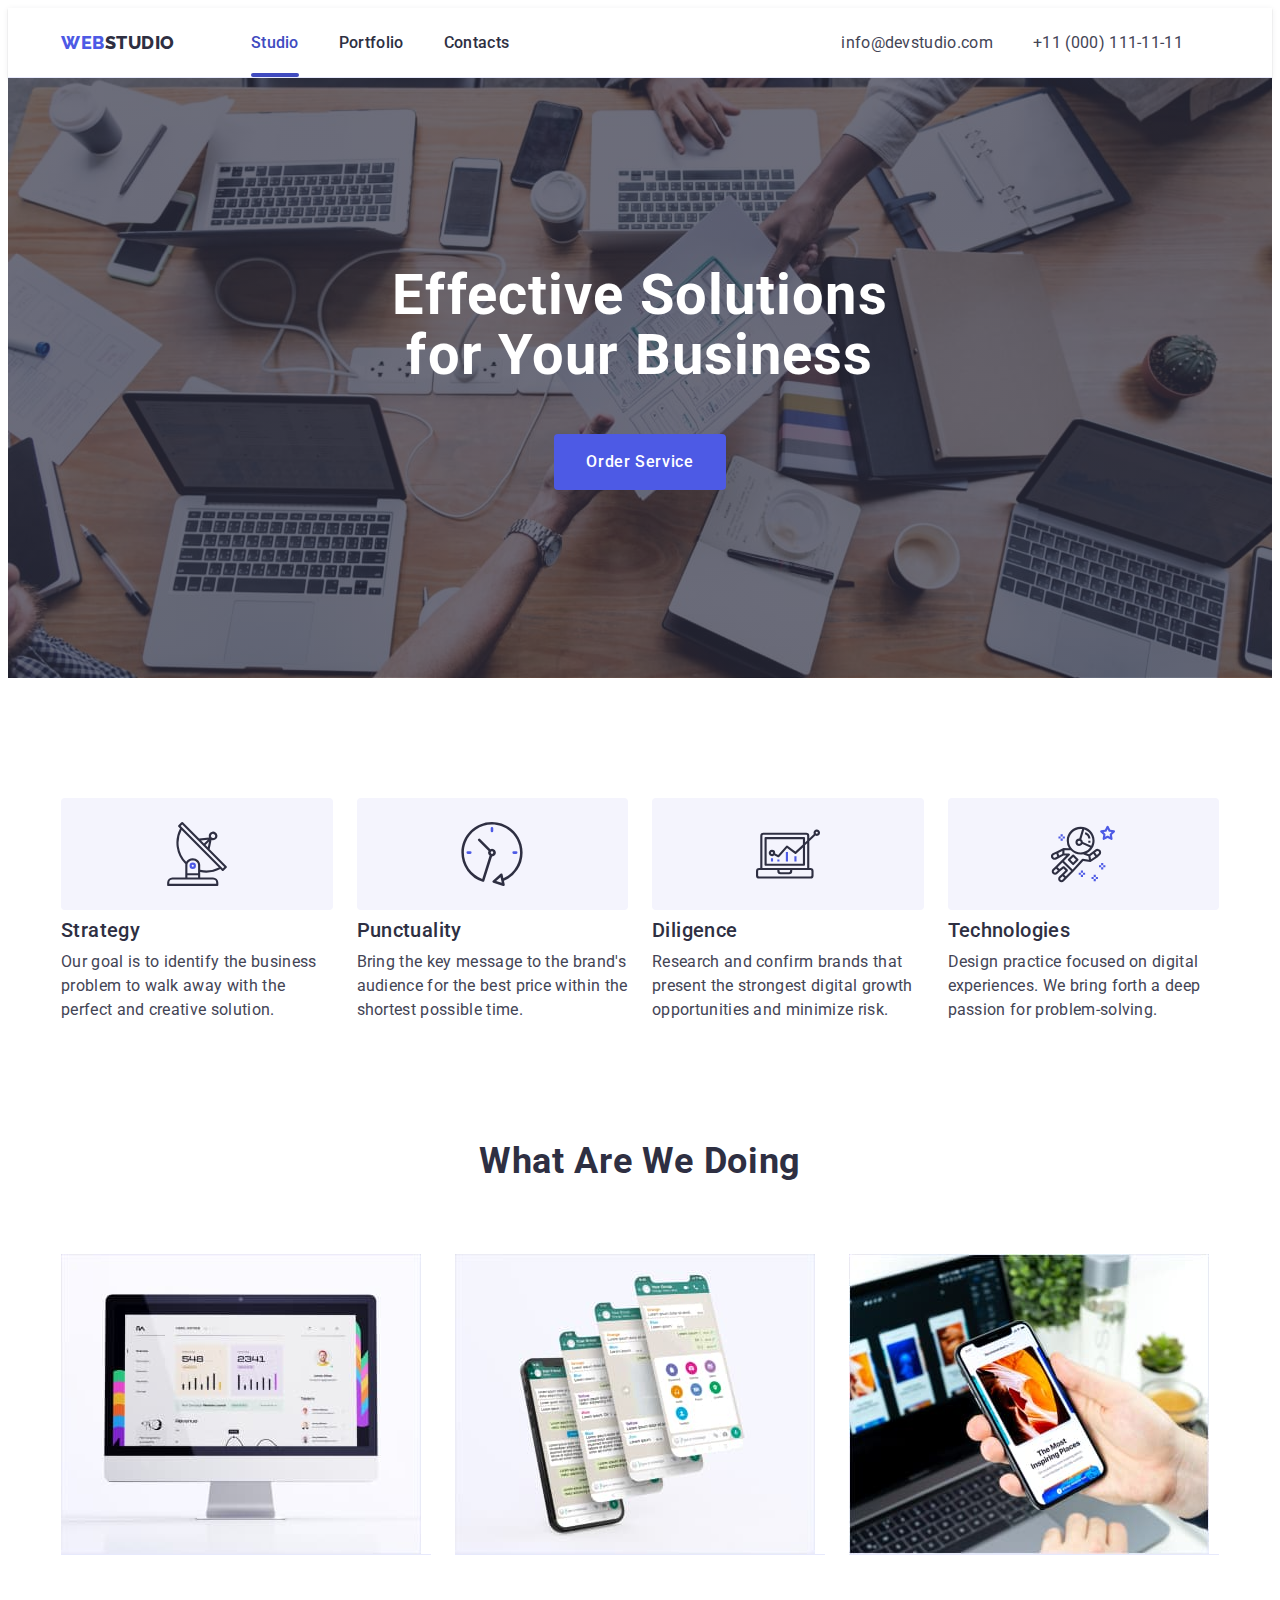
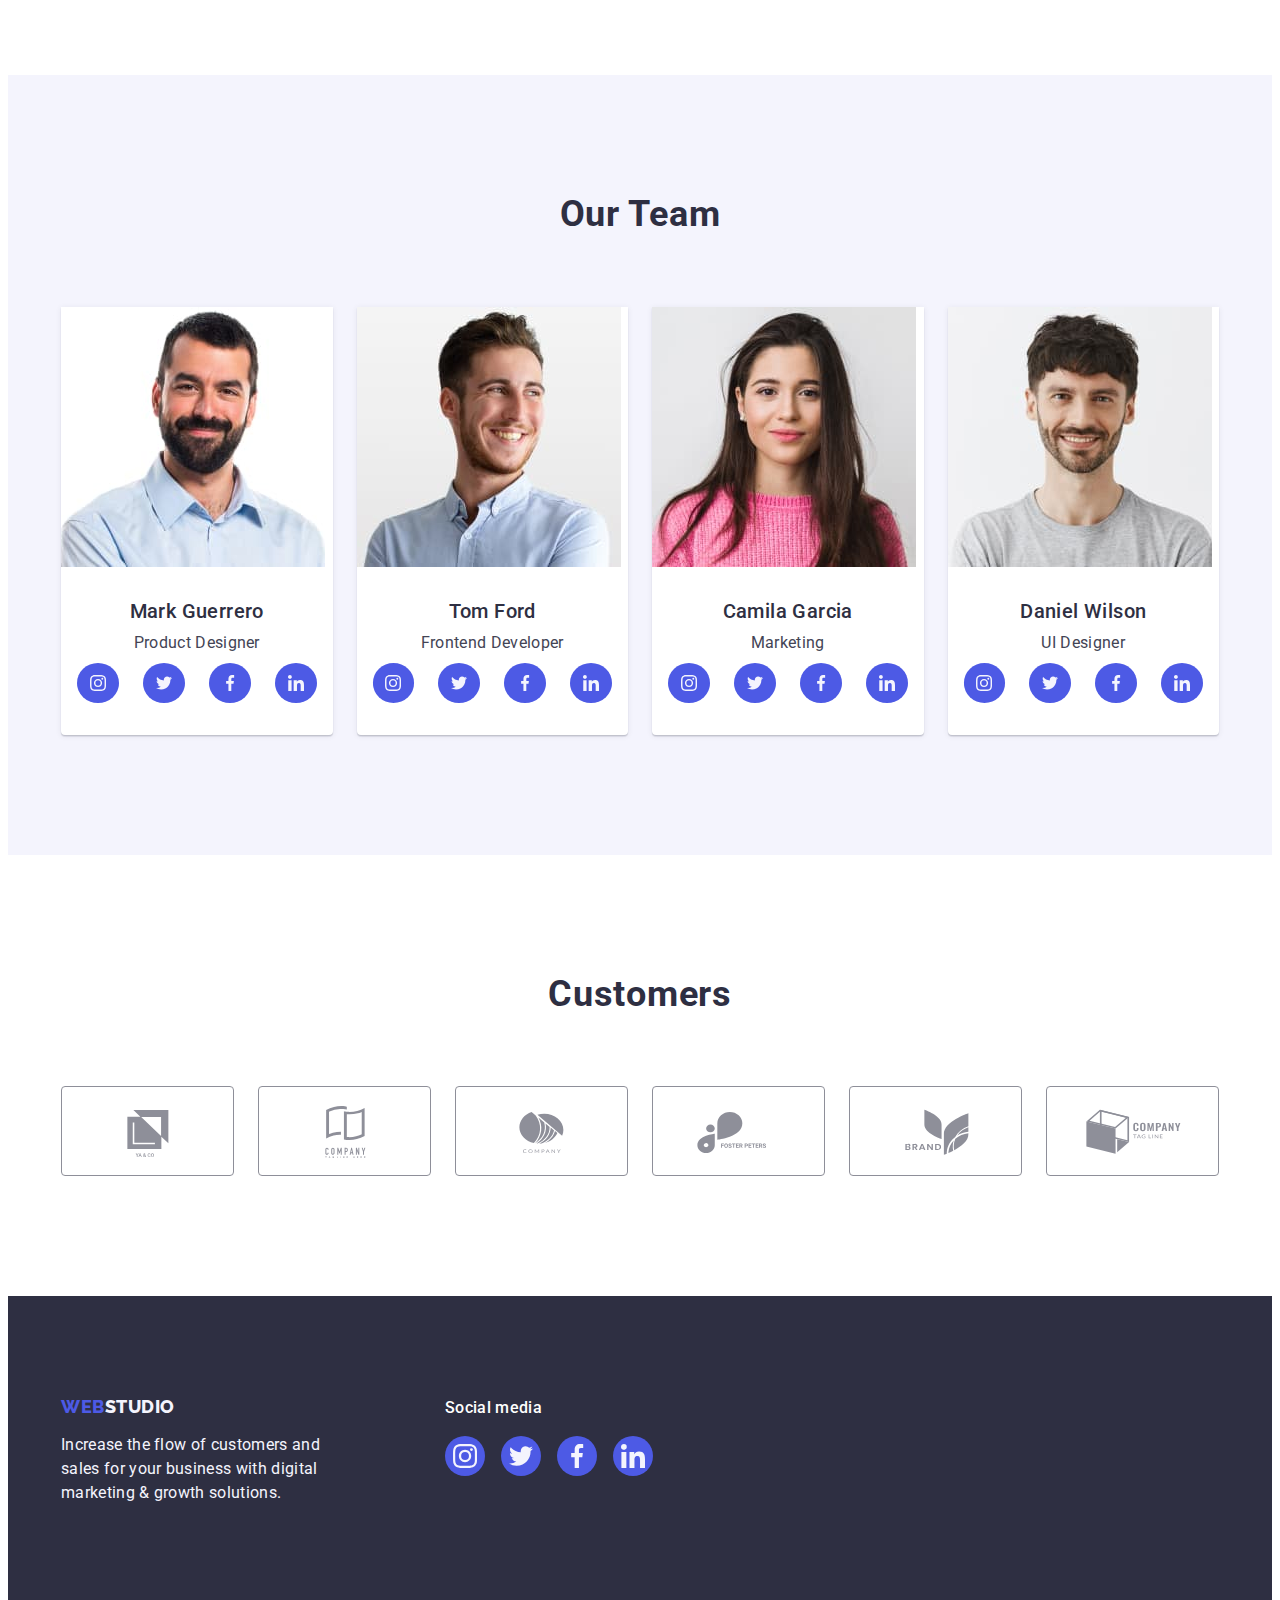
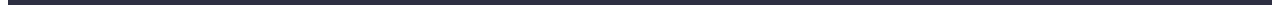
<file: index.html>
<!DOCTYPE html>
<html lang="en">
  <head>
    <meta charset="UTF-8" />
    <meta http-equiv="X-UA-Compatible" content="IE=edge" />
    <meta name="viewport" content="width=device-width, initial-scale=1.0" />
    <title>WebStudio</title>
    <link rel="preconnect" href="https://fonts.googleapis.com" />
    <link rel="preconnect" href="https://fonts.gstatic.com" crossorigin />
    <link
      href="https://fonts.googleapis.com/css2?family=Raleway:wght@800&family=Roboto:wght@400;500;700&display=swap"
      rel="stylesheet" />
    <link
      rel="stylesheet"
      href="https://cdnjs.cloudflare.com/ajax/libs/modern-normalize/1.1.0/modern-normalize.min.css"
      integrity="sha512-wpPYUAdjBVSE4KJnH1VR1HeZfpl1ub8YT/NKx4PuQ5NmX2tKuGu6U/JRp5y+Y8XG2tV+wKQpNHVUX03MfMFn9Q=="
      crossorigin="anonymous"
      referrerpolicy="no-referrer" />
    <link rel="stylesheet" href="./css/styles.css" />
  </head>
  <body>
    <!--Шапка профілю з навігацією та лого-->
    <header class="header">
      <div class="header-container container">
        <nav class="nav">
          <a class="logo link" href="./index.html">Web<span class="upper-logo">Studio</span></a>
          <ul class="site-nav list">
            <li class="item">
              <a class="link current" href="./index.html">Studio</a>
            </li>
            <li class="item">
              <a class="link" href="./portfolio.html">Portfolio</a>
            </li>
            <li class="item">
              <a class="link" href="">Contacts</a>
            </li>
          </ul>
        </nav>
        <address class="address">
          <ul class="list">
            <li>
              <a class="address link" href="mailto:info@devstudio.com">info@devstudio.com</a>
            </li>
            <li>
              <a class="address link" href="tel:+110001111111">+11 (000) 111-11-11</a>
            </li>
          </ul>
        </address>
      </div>
    </header>

    <main>
      <!--Секція герой-->
      <section class="hero-container page-hero">
        <div class="container">
          <h1 class="hero-title">Effective Solutions for Your Business</h1>
          <button class="btn hero" type="button" data-modal-open>Order Service</button>
        </div>
      </section>

      <!--Секція переваг-->
      <section class="features section">
        <div class="container">
          <h2 class="visually-hidden">Our features</h2>
          <ul class="features list card-set">
            <li class="features item card-sed-item">
              <div class="thumb">
                <svg class="icon" width="64" height="64">
                  <use href="./images/icons.svg#icon-antenna"></use>
                </svg>
              </div>
              <h3 class="features subtitle">Strategy</h3>
              <p class="features text">
                Our goal is to identify the business problem to walk away with the perfect and creative solution.
              </p>
            </li>
            <li class="features item card-sed-item">
              <div class="thumb">
                <svg class="icon" width="64" height="64">
                  <use href="./images/icons.svg#icon-clock"></use>
                </svg>
              </div>
              <h3 class="features subtitle">Punctuality</h3>
              <p class="features text">
                Bring the key message to the brand's audience for the best price within the shortest possible time.
              </p>
            </li>
            <li class="features item card-sed-item">
              <div class="thumb">
                <svg class="icon" width="64" height="64">
                  <use href="./images/icons.svg#icon-diagram"></use>
                </svg>
              </div>
              <h3 class="features subtitle">Diligence</h3>
              <p class="features text">
                Research and confirm brands that present the strongest digital growth opportunities and minimize risk.
              </p>
            </li>
            <li class="features item card-sed-item">
              <div class="thumb">
                <svg class="icon" width="64" height="64">
                  <use href="./images/icons.svg#icon-astronaut"></use>
                </svg>
              </div>
              <h3 class="features subtitle">Technologies</h3>
              <p class="features text">
                Design practice focused on digital experiences. We bring forth a deep passion for problem-solving.
              </p>
            </li>
          </ul>
        </div>
      </section>

      <!--Секція послуг-->
      <section class="working section">
        <div class="container">
          <h2 class="section-title">What are we doing</h2>
          <ul class="working list card-set">
            <li class="working item card-sed-item">
              <img
                src="./images/section-working/what-are-we-doing-1.jpg"
                alt="monitor for computer with open web page"
                width="360"
                height="300" />
            </li>
            <li class="working item card-sed-item">
              <img
                src="./images/section-working/what-are-we-doing-2.jpg"
                alt="mobile phone with chat"
                width="360"
                height="300" />
            </li>
            <li class="working item card-sed-item">
              <img
                src="./images/section-working/what-are-we-doing-3.jpg"
                alt="man with laptop and phone with open websites"
                width="360"
                height="300" />
            </li>
          </ul>
        </div>
      </section>

      <!--Секція Наша команда-->
      <section class="team section">
        <div class="container">
          <h2 class="section-title">Our Team</h2>
          <ul class="team list card-set">
            <li class="team item card-sed-item">
              <img src="./images/section-team/team-1.jpg" alt="Mark Guerrero" width="264" height="260" />
              <div class="desc-wrap">
                <h3 class="team subtitle">Mark Guerrero</h3>
                <p class="team text">Product Designer</p>
                <ul class="media-social list card-set">
                  <li class="card-sed-item">
                    <a
                      class="social-link link"
                      aria-label="Instagram"
                      href=""
                      target="_blank"
                      rel="noopener no-referrer">
                      <svg class="social-icon" width="16" height="16">
                        <use href="./images/icons.svg#icon-instagram"></use>
                      </svg>
                    </a>
                  </li>
                  <li class="card-sed-item">
                    <a class="social-link link" aria-label="Twitter" href="" target="_blank" rel="noopener no-referrer">
                      <svg class="social-icon" width="16" height="16">
                        <use href="./images/icons.svg#icon-twitter"></use>
                      </svg>
                    </a>
                  </li>
                  <li class="card-sed-item">
                    <a
                      class="social-link link"
                      aria-label="Facebook"
                      href=""
                      target="_blank"
                      rel="noopener no-referrer">
                      <svg class="social-icon" width="16" height="16">
                        <use href="./images/icons.svg#icon-facebook"></use>
                      </svg>
                    </a>
                  </li>
                  <li class="card-sed-item">
                    <a
                      class="social-link link"
                      aria-label="Linkedin"
                      href=""
                      target="_blank"
                      rel="noopener no-referrer">
                      <svg class="social-icon" width="16" height="16">
                        <use href="./images/icons.svg#icon-linkedin"></use>
                      </svg>
                    </a>
                  </li>
                </ul>
              </div>
            </li>
            <li class="team item card-sed-item">
              <img src="./images/section-team/team-2.jpg" alt="Tom Ford" width="264" height="260" />
              <div class="desc-wrap">
                <h3 class="team subtitle">Tom Ford</h3>
                <p class="team text">Frontend Developer</p>
                <ul class="media-social list card-set">
                  <li class="card-sed-item">
                    <a
                      class="social-link link"
                      aria-label="Instagram"
                      href=""
                      target="_blank"
                      rel="noopener no-referrer">
                      <svg class="social-icon" width="16" height="16">
                        <use href="./images/icons.svg#icon-instagram"></use>
                      </svg>
                    </a>
                  </li>
                  <li class="card-sed-item">
                    <a class="social-link link" aria-label="" href="Twitter" target="_blank">
                      <svg class="social-icon" width="16" height="16">
                        <use href="./images/icons.svg#icon-twitter"></use>
                      </svg>
                    </a>
                  </li>
                  <li class="card-sed-item">
                    <a class="social-link link" aria-label="Facebook" href="" target="_blank">
                      <svg class="social-icon" width="16" height="16">
                        <use href="./images/icons.svg#icon-facebook"></use>
                      </svg>
                    </a>
                  </li>
                  <li class="card-sed-item">
                    <a
                      class="social-link link"
                      aria-label=""
                      href="Linkedin"
                      target="_blank"
                      rel="noopener no-referrer">
                      <svg class="social-icon" width="16" height="16">
                        <use href="./images/icons.svg#icon-linkedin"></use>
                      </svg>
                    </a>
                  </li>
                </ul>
              </div>
            </li>
            <li class="team item card-sed-item">
              <img src="./images/section-team/team-3.jpg" alt="Camila Garcia" width="264" height="260" />
              <div class="desc-wrap">
                <h3 class="team subtitle">Camila Garcia</h3>
                <p class="team text">Marketing</p>
                <ul class="media-social list card-set">
                  <li class="card-sed-item">
                    <a
                      class="social-link link"
                      aria-label="Instagram"
                      href=""
                      target="_blank"
                      rel="noopener no-referrer">
                      <svg class="social-icon" width="16" height="16">
                        <use href="./images/icons.svg#icon-instagram"></use>
                      </svg>
                    </a>
                  </li>
                  <li class="card-sed-item">
                    <a class="social-link link" aria-label="Twitter" href="" target="_blank" rel="noopener no-referrer">
                      <svg class="social-icon" width="16" height="16">
                        <use href="./images/icons.svg#icon-twitter"></use>
                      </svg>
                    </a>
                  </li>
                  <li class="card-sed-item">
                    <a
                      class="social-link link"
                      aria-label="Facebook"
                      href=""
                      target="_blank"
                      rel="noopener no-referrer">
                      <svg class="social-icon" width="16" height="16">
                        <use href="./images/icons.svg#icon-facebook"></use>
                      </svg>
                    </a>
                  </li>
                  <li class="card-sed-item">
                    <a
                      class="social-link link"
                      aria-label="Linkedin"
                      href=""
                      target="_blank"
                      rel="noopener no-referrer">
                      <svg class="social-icon" width="16" height="16">
                        <use href="./images/icons.svg#icon-linkedin"></use>
                      </svg>
                    </a>
                  </li>
                </ul>
              </div>
            </li>
            <li class="team item card-sed-item">
              <img src="./images/section-team/team-4.jpg" alt="Daniel Wilson" width="264" height="260" />
              <div class="desc-wrap">
                <h3 class="team subtitle">Daniel Wilson</h3>
                <p class="team text">UI Designer</p>
                <ul class="media-social list card-set">
                  <li class="card-sed-item">
                    <a
                      class="social-link link"
                      aria-label="Instagram"
                      href=""
                      target="_blank"
                      rel="noopener no-referrer">
                      <svg class="social-icon" width="16" height="16">
                        <use href="./images/icons.svg#icon-instagram"></use>
                      </svg>
                    </a>
                  </li>
                  <li class="card-sed-item">
                    <a class="social-link link" aria-label="Twitter" href="" target="_blank" rel="noopener no-referrer">
                      <svg class="social-icon" width="16" height="16">
                        <use href="./images/icons.svg#icon-twitter"></use>
                      </svg>
                    </a>
                  </li>
                  <li class="card-sed-item">
                    <a
                      class="social-link link"
                      aria-label="Facebook"
                      href=""
                      target="_blank"
                      rel="noopener no-referrer">
                      <svg class="social-icon" width="16" height="16">
                        <use href="./images/icons.svg#icon-facebook"></use>
                      </svg>
                    </a>
                  </li>
                  <li class="card-sed-item">
                    <a
                      class="social-link link"
                      aria-label="Linkedin"
                      href=""
                      target="_blank"
                      rel="noopener no-referrer">
                      <svg class="social-icon" width="16" height="16">
                        <use href="./images/icons.svg#icon-linkedin"></use>
                      </svg>
                    </a>
                  </li>
                </ul>
              </div>
            </li>
          </ul>
        </div>
      </section>

      <!--Секция клієнтів-->
      <section class="clients section">
        <div class="container">
          <h2 class="section-title">Customers</h2>
          <ul class="clients list card-set">
            <li class="card-sed-item">
              <a class="clients link" href="">
                <svg class="clients-icon" width="104" height="56">
                  <use href="./images/icons.svg#icon-client-logo-1"></use>
                </svg>
              </a>
            </li>
            <li class="card-sed-item">
              <a class="clients link" href="">
                <svg class="clients-icon" width="104" height="56">
                  <use href="./images/icons.svg#icon-client-logo-2"></use>
                </svg>
              </a>
            </li>
            <li class="card-sed-item">
              <a class="clients link" href="">
                <svg class="clients-icon" width="104" height="56">
                  <use href="./images/icons.svg#icon-client-logo-3"></use>
                </svg>
              </a>
            </li>
            <li class="card-sed-item">
              <a class="clients link" href="">
                <svg class="clients-icon" width="104" height="56">
                  <use href="./images/icons.svg#icon-client-logo-4"></use>
                </svg>
              </a>
            </li>
            <li class="card-sed-item">
              <a class="clients link" href="">
                <svg class="clients-icon" width="104" height="56">
                  <use href="./images/icons.svg#icon-client-logo-5"></use>
                </svg>
              </a>
            </li>
            <li class="card-sed-item">
              <a class="clients link" href="">
                <svg class="clients-icon" width="104" height="56">
                  <use href="./images/icons.svg#icon-client-logo-6"></use>
                </svg>
              </a>
            </li>
          </ul>
        </div>
      </section>
    </main>

    <!--Підвал-->
    <footer class="page-footer">
      <div class="footer-container container">
        <div class="footer-left-part">
          <a class="logo link" href="./index.html">Web<span class="lower-logo">Studio</span></a>
          <p class="footer text">
            Increase the flow of customers and sales for your business with digital marketing & growth solutions.
          </p>
        </div>

        <div class="footer-right-part">
          <p class="social-text">Social media</p>
          <ul class="media-social list card-set">
            <li class="card-sed-item">
              <a class="social-link link" href="" target="_blank" rel="noopener no-referrer" aria-label="Instagram">
                <svg class="social-icon" width="24" height="24">
                  <use href="./images/icons.svg#icon-instagram"></use>
                </svg>
              </a>
            </li>
            <li class="card-sed-item">
              <a class="social-link link" href="" target="_blank" rel="noopener no-referrer" aria-label="twitter">
                <svg class="social-icon" width="24" height="24">
                  <use href="./images/icons.svg#icon-twitter"></use>
                </svg>
              </a>
            </li>
            <li class="card-sed-item">
              <a class="social-link link" href="" target="_blank" rel="noopener no-referrer" aria-label="facebook">
                <svg class="social-icon" width="24" height="24">
                  <use href="./images/icons.svg#icon-facebook"></use>
                </svg>
              </a>
            </li>
            <li class="card-sed-item">
              <a class="social-link link" href="" target="_blank" rel="noopener no-referrer" aria-label="linkedin">
                <svg class="social-icon" width="24" height="24">
                  <use href="./images/icons.svg#icon-linkedin"></use>
                </svg>
              </a>
            </li>
          </ul>
        </div>
      </div>
    </footer>

    <!--Модальне вікно -->
    <div class="backdrop is-hidden" data-modal>
      <div class="modal">
        <button class="modal-close-btn" type="button" data-modal-close>
          <svg class="modal-close-icon" width="8" height="8">
            <use href="./images/icons.svg#icon-modal-close"></use>
          </svg>
        </button>
        <p class="modal-form-desc">Leave your contacts and we will call you back</p>
        <form class="modal-form">
          <label for="modal-name">Name</label>
          <div>
            <input class="" type="text" name="modal-name" id="modal-name" />
            <svg class="name-icon" width="18" height="18">
              <use href=""></use>
            </svg>
          </div>
          <label for="modal-name">Phone</label>
          <div>
            <input class="" type="tel" name="modal-phone" id="modal-phone" />
            <svg class="phone-icon" width="18" height="18">
              <use href=""></use>
            </svg>
          </div>
          <label for="modal-name">Email</label>
          <div>
            <input class="" type="email" name="modal-email" id="modal-email" />
            <svg class="email-icon" width="18" height="18">
              <use href=""></use>
            </svg>
          </div>
          <label for="modal-comment">Comment</label>
          <textarea name="modal-comment" id="modal-comment" rows="6" placeholder="Text input"></textarea>
          <label class="privacy-check">
            <input type="checkbox" name="privacy-check" />
            <span>I accept the terms and conditions of the <a href="" class="">Privacy Policy</a></span>
          </label>
          <button class="submit btn" type="submit">Send</button>
        </form>
      </div>
    </div>

    <script src="./js/modal.js"></script>
  </body>
</html>
</file>
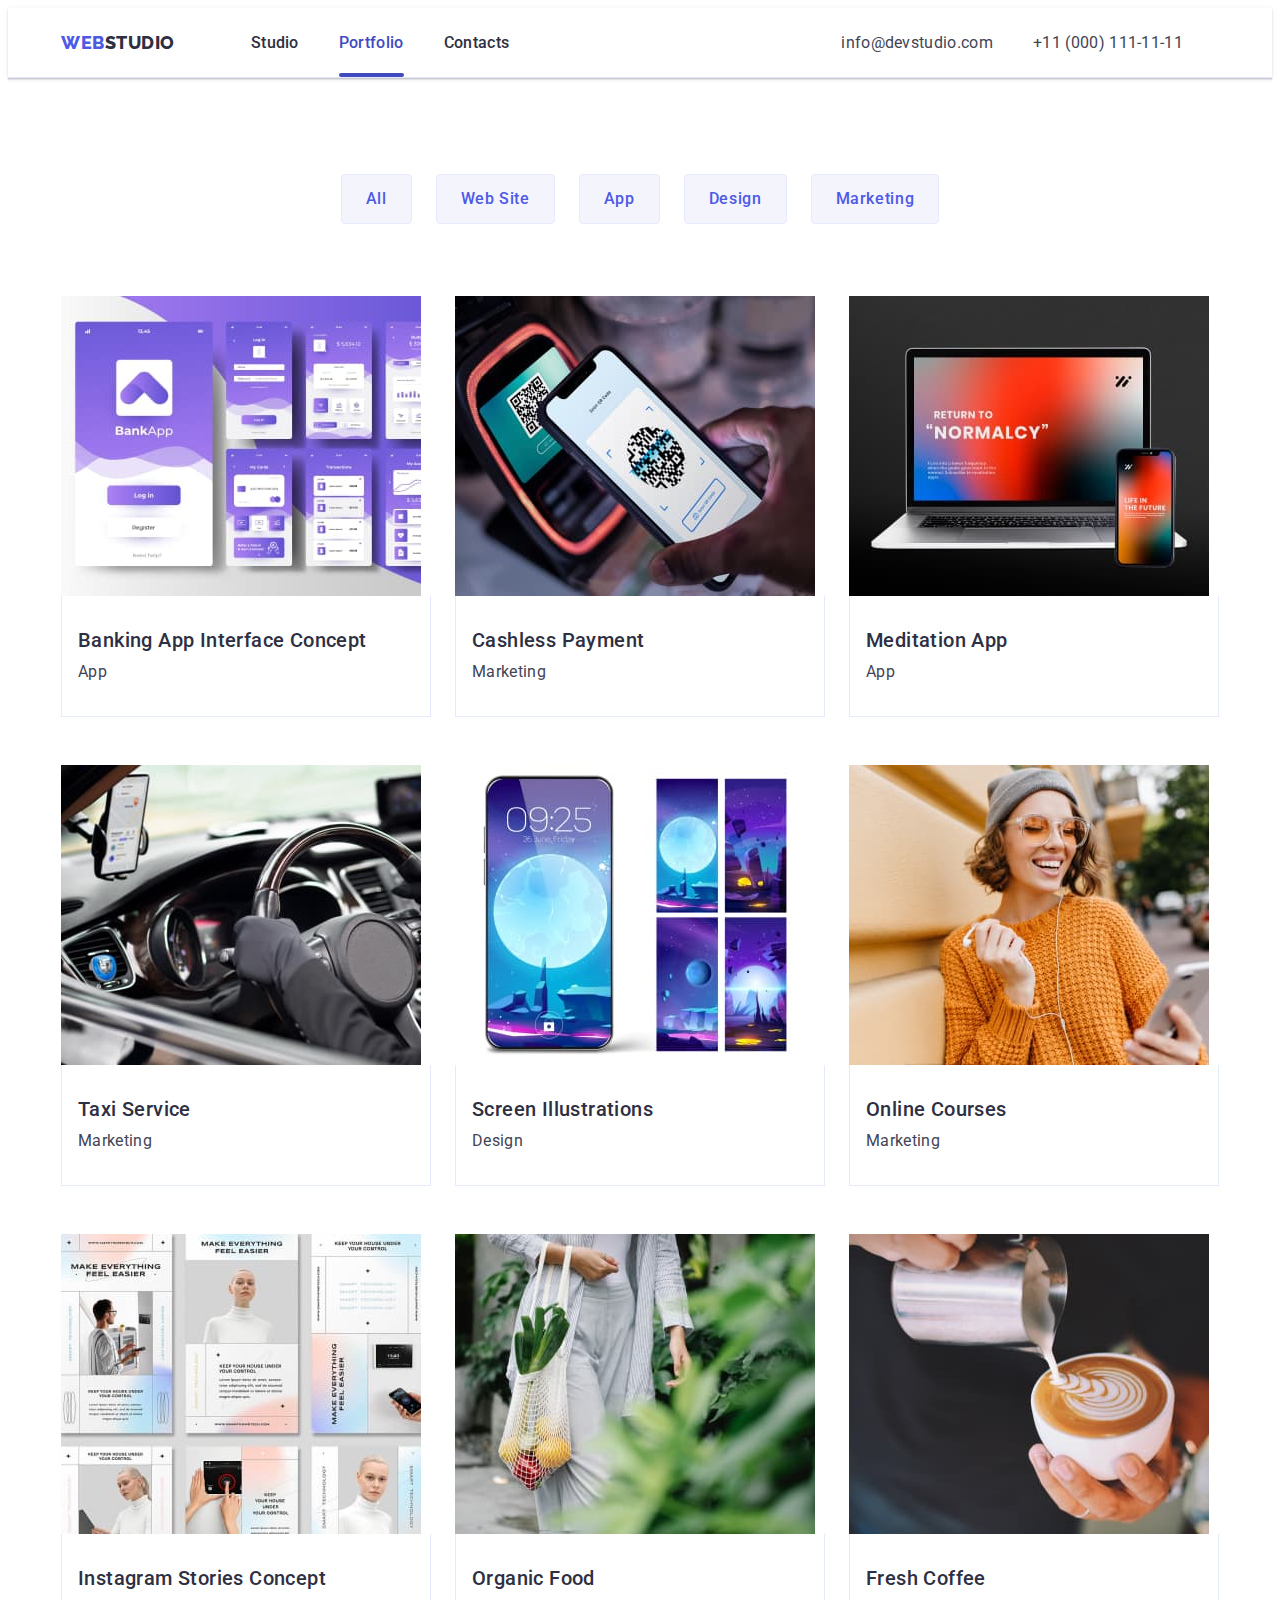
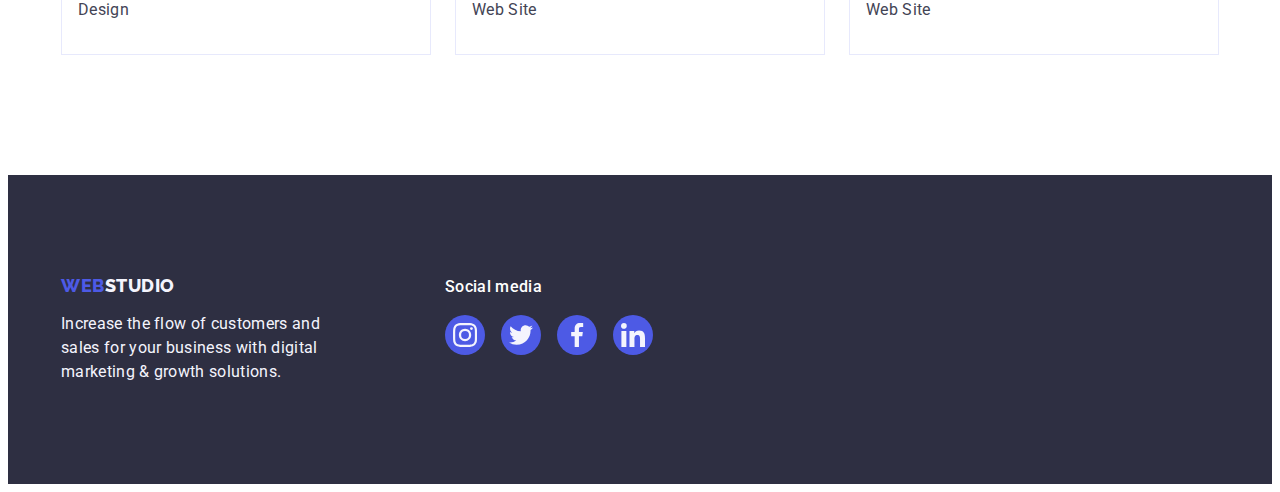
<file: portfolio.html>
<!DOCTYPE html>
<html lang="en">
  <head>
    <meta charset="UTF-8" />
    <meta http-equiv="X-UA-Compatible" content="IE=edge" />
    <meta name="viewport" content="width=device-width, initial-scale=1.0" />
    <title>WebStudio</title>
    <link rel="preconnect" href="https://fonts.googleapis.com" />
    <link rel="preconnect" href="https://fonts.gstatic.com" crossorigin />
    <link
      href="https://fonts.googleapis.com/css2?family=Raleway:wght@800&family=Roboto:wght@400;500;700&display=swap"
      rel="stylesheet" />
    <link
      rel="stylesheet"
      href="https://cdnjs.cloudflare.com/ajax/libs/modern-normalize/1.1.0/modern-normalize.min.css"
      integrity="sha512-wpPYUAdjBVSE4KJnH1VR1HeZfpl1ub8YT/NKx4PuQ5NmX2tKuGu6U/JRp5y+Y8XG2tV+wKQpNHVUX03MfMFn9Q=="
      crossorigin="anonymous"
      referrerpolicy="no-referrer" />
    <link rel="stylesheet" href="./css/styles.css" />
  </head>
  <body>
    <!--Шапка профілю з навігацією та лого-->
    <header class="header">
      <div class="header-container container">
        <nav class="nav">
          <a class="logo link" href="./index.html">Web<span class="upper-logo">Studio</span></a>
          <ul class="site-nav list">
            <li class="item">
              <a class="link" href="./index.html">Studio</a>
            </li>
            <li class="item">
              <a class="link current" href="./portfolio.html">Portfolio</a>
            </li>
            <li class="item">
              <a class="link" href="">Contacts</a>
            </li>
          </ul>
        </nav>
        <address class="address">
          <ul class="list">
            <li>
              <a class="address link" href="mailto:info@devstudio.com">info@devstudio.com</a>
            </li>
            <li>
              <a class="address link" href="tel:+110001111111">+11 (000) 111-11-11</a>
            </li>
          </ul>
        </address>
      </div>
    </header>
    <main>
      <!--Каталог робіт-->
      <section class="page-gallery">
        <div class="container">
          <h1 class="visually-hidden">Work examples</h1>
          <ul class="category list card-set">
            <li class="category-item">
              <button class="btn gallery" type="button">All</button>
            </li>
            <li class="category-item">
              <button class="btn gallery" type="button">Web Site</button>
            </li>
            <li class="category-item">
              <button class="btn gallery" type="button">App</button>
            </li>
            <li class="category-item">
              <button class="btn gallery" type="button">Design</button>
            </li>
            <li class="category-item">
              <button class="btn gallery" type="button">Marketing</button>
            </li>
          </ul>
          <ul class="gallery list card-set">
            <li class="gallery-item card-sed-item">
              <a class="gallery link" href="">
                <div class="gallery-thumb">
                  <img
                    src="./images/portfolio/banking-application-pages.jpg"
                    alt="banking-application-pages"
                    width="360" />
                  <p class="overlay-text">
                    14 Stylish and User-Friendly App Design Concepts · Task Manager App · Calorie Tracker App · Exotic
                    Fruit Ecommerce App · Cloud Storage App
                  </p>
                </div>
                <div class="desc-wrap">
                  <h2 class="gallery subtitle">Banking App Interface Concept</h2>
                  <p class="galerry text">App</p>
                </div>
              </a>
            </li>
            <li class="gallery-item card-sed-item">
              <a class="gallery link" href="">
                <div class="gallery-thumb">
                  <img src="./images/portfolio/phone-and-terminal.jpg" alt="phone-and-terminal" width="360" />
                  <p class="overlay-text">
                    14 Stylish and User-Friendly App Design Concepts · Task Manager App · Calorie Tracker App · Exotic
                    Fruit Ecommerce App · Cloud Storage App
                  </p>
                </div>
                <div class="desc-wrap">
                  <h2 class="gallery subtitle">Cashless Payment</h2>
                  <p class="galerry text">Marketing</p>
                </div>
              </a>
            </li>
            <li class="gallery-item card-sed-item">
              <a class="gallery link" href="">
                <div class="gallery-thumb">
                  <img src="./images/portfolio/phone-and-laptop.jpg" alt="phone-and-laptop" width="360" />
                  <p class="overlay-text">
                    14 Stylish and User-Friendly App Design Concepts · Task Manager App · Calorie Tracker App · Exotic
                    Fruit Ecommerce App · Cloud Storage App
                  </p>
                </div>
                <div class="desc-wrap">
                  <h2 class="gallery subtitle">Meditation App</h2>
                  <p class="galerry text">App</p>
                </div>
              </a>
            </li>
            <li class="gallery-item card-sed-item">
              <a class="gallery link" href="">
                <div class="gallery-thumb">
                  <img src="./images/portfolio/man-driving.jpg" alt="man-driving" width="360" />
                  <p class="overlay-text">
                    14 Stylish and User-Friendly App Design Concepts · Task Manager App · Calorie Tracker App · Exotic
                    Fruit Ecommerce App · Cloud Storage App
                  </p>
                </div>
                <div class="desc-wrap">
                  <h2 class="gallery subtitle">Taxi Service</h2>
                  <p class="galerry text">Marketing</p>
                </div>
              </a>
            </li>
            <li class="gallery-item card-sed-item">
              <a class="gallery link" href="">
                <div class="gallery-thumb">
                  <img
                    src="./images/portfolio/phone-and-screen-wallpaper-options.jpg"
                    alt="phone-and-screen-wallpaper-options"
                    width="360" />
                  <p class="overlay-text">
                    14 Stylish and User-Friendly App Design Concepts · Task Manager App · Calorie Tracker App · Exotic
                    Fruit Ecommerce App · Cloud Storage App
                  </p>
                </div>
                <div class="desc-wrap">
                  <h2 class="gallery subtitle">Screen Illustrations</h2>
                  <p class="galerry text">Design</p>
                </div>
              </a>
            </li>
            <li class="gallery-item card-sed-item">
              <a class="gallery link" href="">
                <div class="gallery-thumb">
                  <img
                    src="./images/portfolio/girl-in-headphones-with-phone.jpg"
                    alt="girl-in-headphones-with-phone"
                    width="360" />
                  <p class="overlay-text">
                    14 Stylish and User-Friendly App Design Concepts · Task Manager App · Calorie Tracker App · Exotic
                    Fruit Ecommerce App · Cloud Storage App
                  </p>
                </div>
                <div class="desc-wrap">
                  <h2 class="gallery subtitle">Online Courses</h2>
                  <p class="galerry text">Marketing</p>
                </div>
              </a>
            </li>
            <li class="gallery-item card-sed-item">
              <a class="gallery link" href="">
                <div class="gallery-thumb">
                  <img
                    src="./images/portfolio/instagram-layout-options.jpg"
                    alt="instagram-layout-options"
                    width="360" />
                  <p class="overlay-text">
                    14 Stylish and User-Friendly App Design Concepts · Task Manager App · Calorie Tracker App · Exotic
                    Fruit Ecommerce App · Cloud Storage App
                  </p>
                </div>
                <div class="desc-wrap">
                  <h2 class="gallery subtitle">Instagram Stories Concept</h2>
                  <p class="galerry text">Design</p>
                </div>
              </a>
            </li>
            <li class="gallery-item card-sed-item">
              <a class="gallery link" href="">
                <div class="gallery-thumb">
                  <img
                    src="./images/portfolio/girl-with-a-bag-of-vegetables.jpg"
                    alt="girl-with-a-bag-of-vegetables"
                    width="360" />
                  <p class="overlay-text">
                    14 Stylish and User-Friendly App Design Concepts · Task Manager App · Calorie Tracker App · Exotic
                    Fruit Ecommerce App · Cloud Storage App
                  </p>
                </div>
                <div class="desc-wrap">
                  <h2 class="gallery subtitle">Organic Food</h2>
                  <p class="galerry text">Web Site</p>
                </div>
              </a>
            </li>
            <li class="gallery-item card-sed-item">
              <a class="gallery link" href="">
                <div class="gallery-thumb">
                  <img
                    src="./images/portfolio/barista-pouring-milk-into-a-glass-of-coffee.jpg"
                    alt="barista-pouring-milk-into-a-glass-of-coffee"
                    width="360" />
                  <p class="overlay-text">
                    14 Stylish and User-Friendly App Design Concepts · Task Manager App · Calorie Tracker App · Exotic
                    Fruit Ecommerce App · Cloud Storage App
                  </p>
                </div>
                <div class="desc-wrap">
                  <h2 class="gallery subtitle">Fresh Coffee</h2>
                  <p class="galerry text">Web Site</p>
                </div>
              </a>
            </li>
          </ul>
        </div>
      </section>
    </main>

    <!--Підвал-->
    <footer class="page-footer">
      <div class="footer-container container">
        <div class="footer-left-part">
          <a class="logo link" href="./index.html">Web<span class="lower-logo">Studio</span></a>
          <p class="footer text">
            Increase the flow of customers and sales for your business with digital marketing & growth solutions.
          </p>
        </div>

        <div class="footer-right-part">
          <p class="social-text">Social media</p>
          <ul class="media-social list card-set">
            <li class="card-sed-item">
              <a class="social-link link" href="" target="_blank" rel="noopener no-referrer" aria-label="Instagram">
                <svg class="social-icon" width="24" height="24">
                  <use href="./images/icons.svg#icon-instagram"></use>
                </svg>
              </a>
            </li>
            <li class="card-sed-item">
              <a class="social-link link" href="" target="_blank" rel="noopener no-referrer" aria-label="twitter">
                <svg class="social-icon" width="24" height="24">
                  <use href="./images/icons.svg#icon-twitter"></use>
                </svg>
              </a>
            </li>
            <li class="card-sed-item">
              <a class="social-link link" href="" target="_blank" rel="noopener no-referrer" aria-label="facebook">
                <svg class="social-icon" width="24" height="24">
                  <use href="./images/icons.svg#icon-facebook"></use>
                </svg>
              </a>
            </li>
            <li class="card-sed-item">
              <a class="social-link link" href="" target="_blank" rel="noopener no-referrer" aria-label="linkedin">
                <svg class="social-icon" width="24" height="24">
                  <use href="./images/icons.svg#icon-linkedin"></use>
                </svg>
              </a>
            </li>
          </ul>
        </div>
      </div>
    </footer>
  </body>
</html>
</file>
<file: css/styles.css>
:root {
  --color-navy: #2e2f42;
  --color-slate: #434455;
  --color-text-light: #f4f4fd;
  --color-text-white: #ffffff;
  --acent-color: #4d5ae5;
  --acent-color-active: #404bbf;
  --acent-color-green: #31d0aa;

  --background-color-white: #ffffff;
  --background-color-dark: #2e2f42;
  --background-color-gris: #f4f4fd;
  --background-color-light: #8e8f99;
  --color-cornflower: #e7e9fc;
  --background-gradient: rgba(46, 47, 66, 0.7);
  --background-modal: rgba(46, 47, 66, 0.4);
  --color-dairy-modal: #fcfcfc;

  --indent: 24px;
  --items: 3;

  --timing-function: cubic-bezier(0.4, 0, 0.2, 1);
}

/**
  |========================================================
  |            Глобальні стилі  нормалізація та reset
  |========================================================
*/

body {
  font-size: 16px;
  font-family: "Roboto", sans-serif;
  line-height: 1.5;
  letter-spacing: 0.02em;
  color: var(--color-slate);

  background-color: var(--background-color-white);
}

h1,
h2,
h3,
h4,
h5,
h6,
p {
  margin: 0;
}

img {
  display: block;
  max-width: 100%;
  height: auto;
}

.link {
  text-decoration: none;
}

.list {
  list-style: none;
  padding: 0;
  margin: 0;
}

.section {
  padding-top: 120px;
  padding-bottom: 120px;
}
/**
  |===========================================
  |                 Контейнер
  |===========================================
*/

.container {
  max-width: 1158px;
  padding: 0 15px;
  margin: 0 auto;

  /*outline: 2px solid red;*/
}

/**
  |==========================================
  |                Скриті заголовки
  |==========================================
*/
.visually-hidden {
  position: absolute;
  width: 1px;
  height: 1px;
  margin: -1px;
  border: 0;
  padding: 0;

  white-space: nowrap;
  clip-path: inset(100%);
  clip: rect(0 0 0 0);
  overflow: hidden;
}

/**
  |==================================================
  |                    Хедер на навігація
  |==================================================
*/

.header {
  border-bottom: 1px solid var(--color-cornflower);
  box-shadow: 0px 2px 1px rgba(46, 47, 66, 0.08), 0px 1px 1px rgba(46, 47, 66, 0.16), 0px 1px 6px rgba(46, 47, 66, 0.08);
}

.header-container {
  display: flex;
  align-items: center;
}

.header .logo {
  display: inline-block;
  padding-top: 24px;
  padding-bottom: 24px;
  margin-right: 76px;
}

.nav {
  display: flex;
  align-items: center;
  margin-right: 332px;
}

.site-nav.list {
  display: flex;
  gap: 40px;
  align-items: center;
}

.site-nav .link {
  padding-top: 24px;
  padding-bottom: 24px;

  font-weight: 500;

  transition: color 250ms var(--timing-function);
  color: var(--color-navy);
}

.site-nav .link:hover,
.site-nav .link:focus,
.site-nav .link:active {
  color: var(--acent-color-active);
}

.link.current {
  position: relative;
  color: var(--acent-color-active);
}

.site-nav .link.current::after {
  content: "";
  position: absolute;
  bottom: -1px;
  left: 0;

  width: 100%;
  height: 4px;

  border-radius: 2px;
  background-color: var(--acent-color-active);
}

.address {
  font-weight: inherit;
  font-style: normal;
  color: inherit;
}

.address .list {
  display: flex;
  gap: 40px;
  align-items: center;
}

.address.link {
  display: block;
  /*padding-top: 24px;
  padding-bottom: 24px;*/

  transition: color 250ms var(--timing-function);
}
.address .link:hover,
.address .link:focus,
.address .link:active {
  color: var(--acent-color-active);
}

/**
  |======================================
  |                   Логотип
  |======================================
*/

.logo {
  font-family: "Raleway", sans-serif;
  font-weight: 800;
  font-size: 18px;
  line-height: 1.17;
  letter-spacing: 0.03em;
  text-transform: uppercase;

  color: var(--acent-color);
}

.logo .upper-logo {
  color: var(--color-navy);
}

/**
  |===================================
  |                 Заголовки 
  |===================================
*/
.section-title {
  margin-bottom: 72px;

  font-size: 36px;
  line-height: 1.11;
  letter-spacing: 0.02em;
  text-align: center;
  text-transform: capitalize;

  color: var(--color-navy);
}

.subtitle {
  margin-bottom: 8px;

  font-weight: 500;
  font-size: 20px;
  line-height: 1.2;
  letter-spacing: 0.02em;

  color: var(--color-navy);
}

/**
  |==================================
  |                Кнопка
  |==================================
*/

.btn {
  font-size: inherit;
  line-height: inherit;
  font-family: inherit;
  font-weight: 500;
  letter-spacing: 0.04em;
  text-align: center;

  transition: background-color 250ms var(--timing-function);

  color: var(--color-text-white);
  background-color: var(--acent-color);
  cursor: pointer;
}

.btn:hover,
.btn:focus {
  background-color: var(--acent-color-active);
}

/**
  |====================================
  |                   Сітки
  |====================================
*/

.card-set {
  display: flex;
  flex-wrap: wrap;
  gap: var(--indent);
}

.card-sed-item {
  flex-basis: calc((100% - var(--indent) * (var(--items) - 1)) / var(--items));
}

/**
  |=================================
  |                  Герой
  |=================================
*/
.page-hero {
  padding: 188px 0px;
  max-width: 1440px;

  background-image: linear-gradient(var(--background-gradient), var(--background-gradient)),
    url(../images/section-hero/hero-people-office.jpg);
  background-repeat: no-repeat;
  background-position: center;
  background-size: cover;

  background-color: var(--background-color-dark);
}

.hero-container {
  display: block;
  margin-left: auto;
  margin-right: auto;
}

.hero-title {
  max-width: 496px;
  margin: 0px auto 48px;

  font-size: 56px;
  line-height: 1.07;
  letter-spacing: 0.02em;
  text-align: center;

  color: var(--color-text-white);
}

.btn.hero {
  display: block;
  min-width: 169px;
  padding: 16px 32px;
  margin: 0 auto;

  border: 0;
  border-radius: 4px;
}

/**
  |===================================
  |             Секція переваг
  |===================================
*/

.features.list {
  --items: 4;
}

.thumb {
  display: flex;
  justify-content: center;
  align-items: center;

  height: 112px;
  margin-bottom: 8px;

  border-radius: 4px;
  background: var(--background-color-gris);
}

/**
  |=================================
  |                Секція послуг
  |=================================
*/

.working.section {
  padding-top: 0px;
}

.working.item {
  border-bottom: 1px solid var(--color-cornflower);
}

/**
  |=================================
  |                Секція команди
  |=================================
*/

.team.section {
  background-color: var(--background-color-gris);
}

.team.list {
  --items: 4;
}

.team.item {
  box-shadow: 0px 1px 6px rgba(46, 47, 66, 0.08), 0px 1px 1px rgba(46, 47, 66, 0.16), 0px 2px 1px rgba(46, 47, 66, 0.08);
  border-radius: 0px 0px 4px 4px;
  background-color: var(--background-color-white);
}

.team.text {
  margin-bottom: 8px;
}

.desc-wrap {
  padding: 32px 0;
  text-align: center;
}

.media-social {
  --items: 4;
  justify-content: center;

  height: 40px;
  padding-right: 16px;
  padding-left: 16px;
}

.social-link {
  display: flex;
  justify-content: center;
  align-items: center;

  width: 100%;
  height: 100%;

  transition: background-color 250ms var(--timing-function);

  color: var(--background-color-gris);
  background-color: var(--acent-color);
  border-radius: 50%;
}

.social-link:hover,
.social-link:focus {
  background-color: var(--acent-color-active);
}

.social-icon {
  fill: currentColor;
}

/**
  |============================
  | Секція клієнтів
  |============================
*/
.clients .section-title {
  line-height: 1.1;
}

.clients.list {
  --items: 6;
}

.clients.link {
  display: flex;
  justify-content: center;
  align-items: center;

  height: 88px;

  transition: border-color 250ms var(--timing-function), color 250ms var(--timing-function);

  color: var(--background-color-light);
  border: 1px solid var(--background-color-light);
  border-radius: 4px;
}

.clients.link:hover,
.clients.link:focus {
  color: var(--acent-color-active);
  border: 1px solid var(--acent-color-active);
}

.clients-icon {
  fill: currentColor;
}

.clients-icon:hover,
.clients-icon:focus {
  fill: currentColor;
}

/**
|========================================
|          Кнопки галереї робіт
|========================================
*/
.category.list {
  margin-bottom: 72px;
  --items: 5;
  justify-content: center;
  align-items: center;
}

.btn.gallery {
  padding: 12px 24px;

  transition: color 250ms var(--timing-function), background-color 250ms var(--timing-function),
    box-shadow 250ms var(--timing-function), border-color 250ms var(--timing-function);

  border: 1px solid var(--color-cornflower);
  border-radius: 4px;
  color: var(--acent-color);
  background-color: var(--background-color-gris);
}

.btn.gallery:hover,
.btn.gallery:focus {
  border: 1px solid transparent;
  box-shadow: 0px 3px 1px rgba(0, 0, 0, 0.1), 0px 2px 1px rgba(0, 0, 0, 0.08), 0px 2px 2px rgba(0, 0, 0, 0.12);

  color: var(--color-text-white);
  background-color: var(--acent-color-active);
}

/**
|==========================================
|                    Галерея робіт
|==========================================
*/

.page-gallery {
  padding-top: 96px;
  padding-bottom: 120px;
}

.gallery.card-set {
  column-gap: var(--indent);
  row-gap: 48px;
}

.gallery .desc-wrap {
  padding-left: 16px;
}
.gallery.link {
  display: block;

  transition: box-shadow 250ms var(--timing-function);
}

.gallery.link:hover,
.gallery.link:focus {
  box-shadow: 0px 1px 6px rgba(46, 47, 66, 0.08), 0px 1px 1px rgba(46, 47, 66, 0.16), 0px 2px 1px rgba(46, 47, 66, 0.08);
}

.gallery.link:hover .overlay-text,
.gallery.link:focus .overlay-text {
  transform: translateY(0%);
}

/*.gallery.link:hover .desc-wrap,
.gallery.link:focus .desc-wrap {
  box-shadow: 0px 1px 6px rgba(46, 47, 66, 0.08),
    0px 1px 1px rgba(46, 47, 66, 0.16), 0px 2px 1px rgba(46, 47, 66, 0.08);
  border: 1px solid var(--background-color-gris);
}

/*.gallery-item:nth-child(3n + 3) {
  margin-right: 0px;
}
.gallery-item:not(:nth-last-child(-n + 3)) {
  margin-bottom: 48px;
}*/

.gallery .text {
  letter-spacing: 0.02em;
  color: var(--color-slate);
}

.gallery .desc-wrap {
  border-right: 1px solid var(--color-cornflower);
  border-bottom: 1px solid var(--color-cornflower);
  border-left: 1px solid var(--color-cornflower);

  text-align: left;
}

.gallery-thumb {
  position: relative;
  overflow: hidden;
}

/*.gallery-thumb::before {
  display: inline-block;
  content: "";

  position: absolute;
  top: 0;
  left: 0;
  width: 100%;
  height: 100%;

  opacity: 0;
  background-color: var(--acent-color);
}*/

.overlay-text {
  position: absolute;
  top: 0;
  transform: translateY(100%);

  width: 100%;
  height: 100%;
  padding: 40px 32px;

  font-weight: 400;

  transition: transform 250ms var(--timing-function);

  color: var(--color-text-light);
  background-color: var(--acent-color);
}

/**
|========================================
|                 Підвал
|========================================
*/

.page-footer {
  padding-top: 100px;
  padding-bottom: 100px;

  background-color: var(--background-color-dark);
}
.footer-container {
  display: flex;
  align-items: baseline;
}

.page-footer .logo {
  display: inline-block;
  margin-bottom: 16px;
}

.page-footer .lower-logo {
  color: var(--color-text-light);
}

.footer-left-part {
  margin-right: 120px;
}

.footer.text {
  width: 264px;
  color: var(--color-text-light);
}

.social-text {
  margin-bottom: 16px;

  font-weight: 500;
  color: var(--color-text-white);
}

.page-footer .media-social {
  padding: 0;
  --indent: 16px;
}

.page-footer .card-sed-item {
  width: 40px;
}

.page-footer .social-link:hover,
.page-footer .social-link:focus {
  background-color: var(--acent-color-green);
}

/**
  |======================================
  |             Модальне вікно
  |======================================
*/

.backdrop {
  position: fixed;
  top: 0;
  left: 0;

  width: 100%;
  height: 100%;

  opacity: 1;
  transition: opacity 250ms var(--timing-function), visibility 250ms var(--timing-function);

  background-color: var(--background-modal);
}

.backdrop.is-hidden {
  visibility: hidden;
  opacity: 0;
  pointer-events: none;
}

.backdrop.is-hidden .modal {
  transform: translate(-50%, -50%) scale(0.1);
}

.modal {
  position: absolute;
  top: 50%;
  left: 50%;
  transform: translate(-50%, -50%) scale(1);

  min-width: 408px;
  min-height: 576px;

  /*transform-origin: top left;*/
  transition: transform 250ms var(--timing-function);

  background: var(--color-dairy-modal);
  box-shadow: 0px 1px 1px rgba(0, 0, 0, 0.14), 0px 1px 3px rgba(0, 0, 0, 0.12), 0px 2px 1px rgba(0, 0, 0, 0.2);
  border-radius: 4px;
}

.modal-close-btn {
  position: absolute;
  top: 24px;
  right: 24px;

  display: flex;
  justify-content: center;
  align-items: center;
  width: 24px;
  height: 24px;
  padding: 0;

  transition: background-color 250ms var(--timing-function), color 250ms var(--timing-function);

  border-radius: 50%;
  border: 1px solid rgba(0, 0, 0, 0.1);
  color: var(--color-navy);
  background-color: var(--color-cornflower);
  cursor: pointer;
}

.modal-close-icon {
  fill: currentColor;
}

.modal-close-btn:hover,
.modal-close-btn:focus {
  color: var(--color-text-white);
  background-color: var(--acent-color-active);
}

.modal-close-btn:hover .modal-close-icon,
.modal-close-btn:focus .modal-close-icon {
  fill: currentColor;
}
</file>
